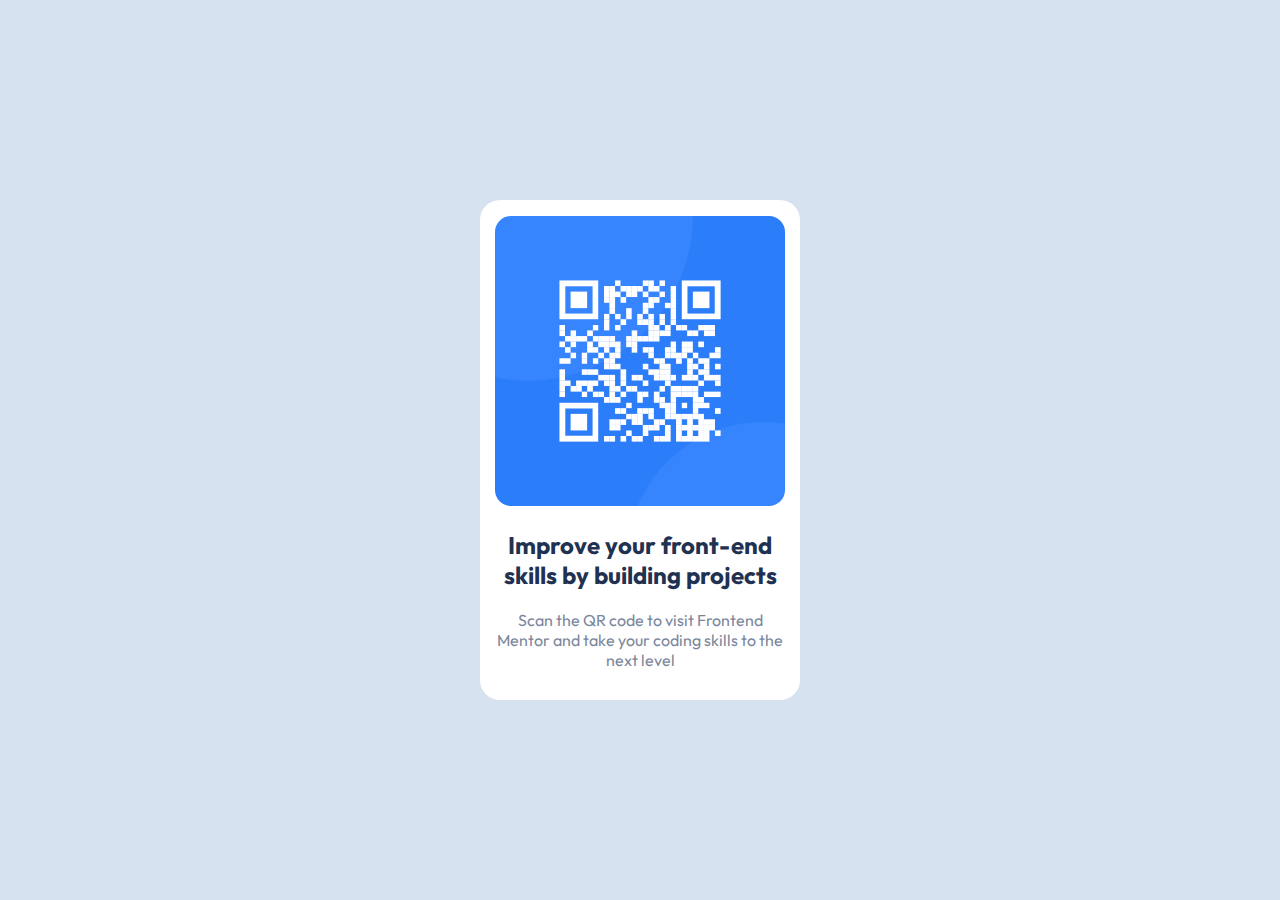
<file: challenges/01_qr_code/project/index.html>
<!DOCTYPE html>
<html lang="en">
<head>
  <meta charset="UTF-8">
  <meta name="viewport" content="width=device-width, initial-scale=1.0"> <!-- displays site properly based on user's device -->

    <link rel="preconnect" href="https://fonts.googleapis.com">
    <link rel="preconnect" href="https://fonts.gstatic.com" crossorigin>
    <link href="https://fonts.googleapis.com/css2?family=Outfit:wght@400;700&family=Quicksand:wght@300;500;700&display=swap" rel="stylesheet"> 
    <link rel="icon" type="image/png" sizes="32x32" href="./images/favicon-32x32.png">
    <link rel="stylesheet" href="style.css"> 
  
  <title>Frontend Mentor | QR code component</title>

  
</head>
<body>

  

  
  <div class="container">
      <div class="qr-code">
          <img src="./images/image-qr-code.png" alt="qr-code">
      </div>
      <div class="text">
          <h2>Improve your front-end skills by building projects</h2>
          <p>Scan the QR code to visit Frontend Mentor and take your coding skills to the next level</p> <!-- -->
      </div>
  </div>
</body>
</html>
</file>
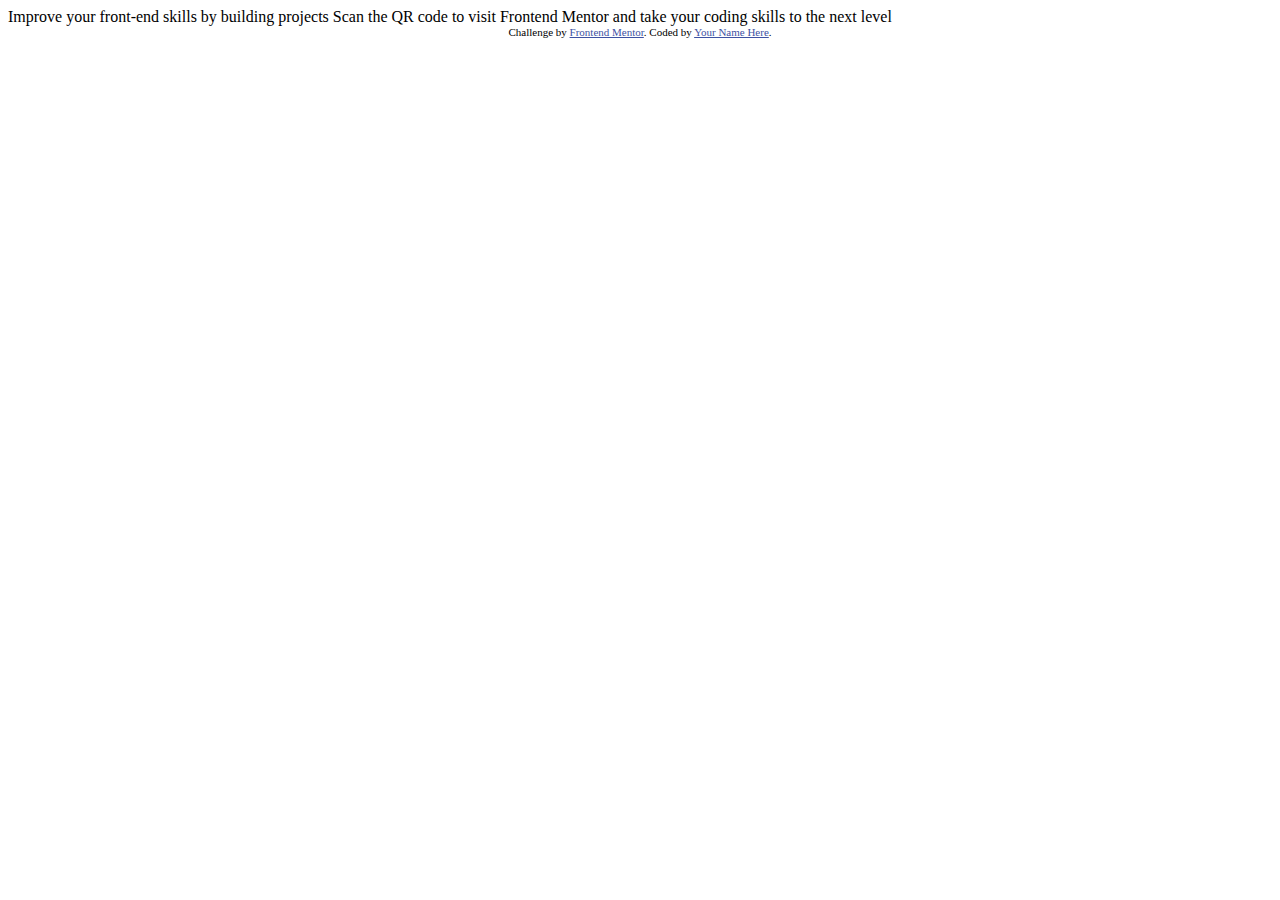
<file: challenges/01_qr_code/qr-code-component-main/index.html>
<!DOCTYPE html>
<html lang="en">
<head>
  <meta charset="UTF-8">
  <meta name="viewport" content="width=device-width, initial-scale=1.0"> <!-- displays site properly based on user's device -->

  <link rel="icon" type="image/png" sizes="32x32" href="./images/favicon-32x32.png">
  
  <title>Frontend Mentor | QR code component</title>

  <!-- Feel free to remove these styles or customise in your own stylesheet 👍 -->
  <style>
    .attribution { font-size: 11px; text-align: center; }
    .attribution a { color: hsl(228, 45%, 44%); }
  </style>
</head>
<body>

  Improve your front-end skills by building projects

  Scan the QR code to visit Frontend Mentor and take your coding skills to the next level
  
  <div class="attribution">
    Challenge by <a href="https://www.frontendmentor.io?ref=challenge" target="_blank">Frontend Mentor</a>. 
    Coded by <a href="#">Your Name Here</a>.
  </div>
</body>
</html>
</file>
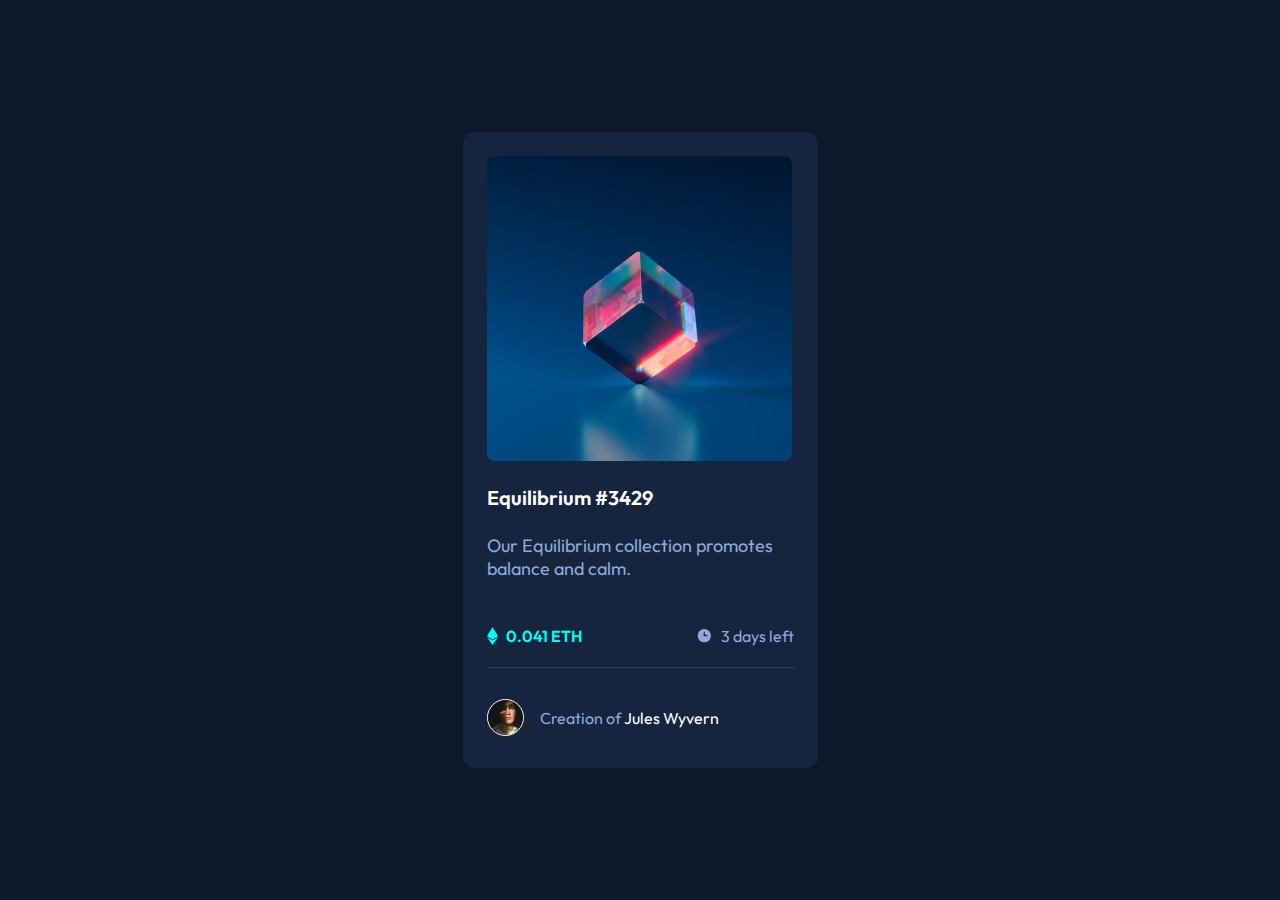
<file: challenges/02_nft_p_card/nft-preview-card-component-main/index.html>
<!DOCTYPE html>
<html lang="en">
<head>
  <meta charset="UTF-8">
  <meta name="viewport" content="width=device-width, initial-scale=1.0"> <!-- displays site properly based on user's device -->

  <link rel="preconnect" href="https://fonts.googleapis.com">
  <link rel="preconnect" href="https://fonts.gstatic.com" crossorigin>
  <link href="https://fonts.googleapis.com/css2?family=Outfit:wght@300;400;600&display=swap" rel="stylesheet"> 
    <link rel="icon" type="image/png" sizes="32x32" href="./images/favicon-32x32.png">
    <link rel="stylesheet" href="style.css"> 
  
  <title>Frontend Mentor | NFT preview card component</title>
<link rel="stylesheet" href="style.css">
</head>
<body>

  <div class="container">
    
    <a href="/" class="nft-box">
        <img src="./images/icon-view.svg" alt="view" class="view">
        <img src="./images/image-equilibrium.jpg" alt="nft" class="nft">
        
    </a>
    <div class="description">
        <a href="/">Equilibrium #3429</a>
        <!--<h3>Equilibrium #3429</h3>-->
        <p>Our Equilibrium collection promotes balance and calm.</p> <!-- -->
    </div>
    
    <div class="post">
      <ul class="box1">
        <li class="ethicon">
          <img src="./images/icon-ethereum.svg" alt="eth">
        </li>
        <li class="price">
          <h4>0.041 ETH</h4>
        </li>
      </ul>
      
      <ul class="box2">
        <li class="clock">
          <img src="./images/icon-clock.svg" alt="clock">
        </li>
        <li class="d-left">
          <p>3 days left</p>
        </li>
      </ul>
    </div>

    <div class="credits">
      <div class="avatar">
        <img src="./images/image-avatar.png" alt="avatar">
      </div>
      <p>Creation of <a href="/"> Jules Wyvern</a></p> 
    </div>
</div>

  <!-- Equilibrium #3429

  Our Equilibrium collection promotes balance and calm.

  0.041 ETH
  3 days left
  
  Creation of Jules Wyvern
  -->
</body>
</html>
</file>
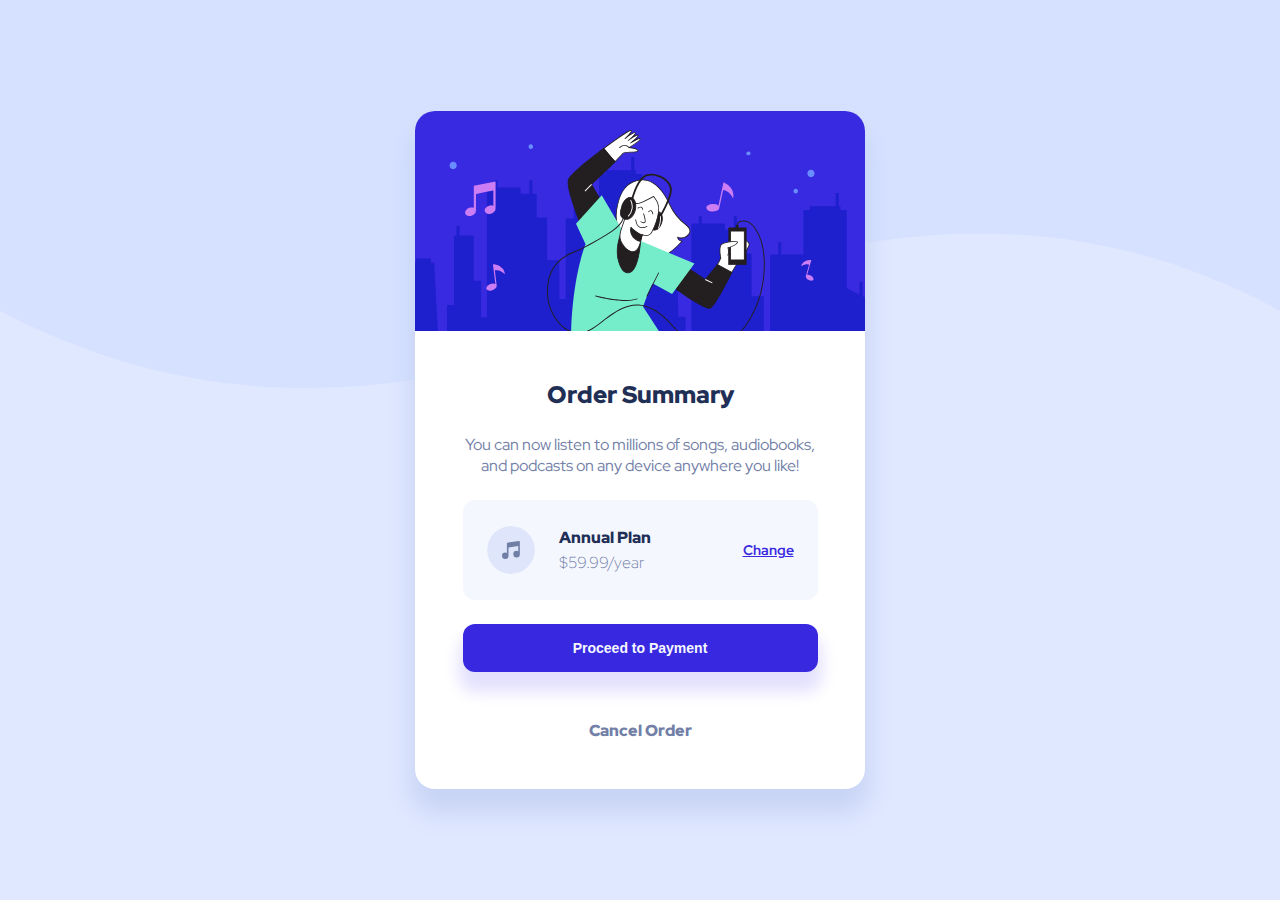
<file: challenges/03_order_summary/order-summary-component-main/index.html>
<!DOCTYPE html>
<html lang="en">
<head>
  <meta charset="UTF-8">
  <meta name="viewport" content="width=device-width, initial-scale=1.0"> <!-- displays site properly based on user's device -->
  <link rel="preconnect" href="https://fonts.googleapis.com">
  <link rel="preconnect" href="https://fonts.gstatic.com" crossorigin>
  <link href="https://fonts.googleapis.com/css2?family=Red+Hat+Display:wght@500;700;900&display=swap" rel="stylesheet"> 
  <link rel="icon" type="image/png" sizes="32x32" href="./images/favicon-32x32.png">
  
  <link rel="stylesheet" href="style.css">

  <title>Frontend Mentor | Order summary card</title>

</head>
<body>

  <!--Order Summary

  You can now listen to millions of songs, audiobooks, and podcasts on any 
  device anywhere you like!

  Annual Plan
  $59.99/year

  Change

  Proceed to Payment
  Cancel Order-->
  
  <div class="container">
    <img src="./images/illustration-hero.svg" alt="hero" class="hero">

    <div class="summary">
      <h2 class="title">Order Summary</h2>
      <p class="description">You can now listen to millions of songs, audiobooks, and podcasts on any device anywhere you like!</p>
    </div>

    <div class="plan">
      <img src="./images/icon-music.svg" alt="music">
      <div class="term-price">
        <p>Annual Plan</p>
        <p>$59.99/year</p>
      </div>
      
      <a href="/">Change</a>
    </div>

    <button class="pay">Proceed to Payment</button>

    <div class="cancel">
      <a href="/">Cancel Order</a>
    </div>

    
  </div>
  
</body>
</html>
</file>
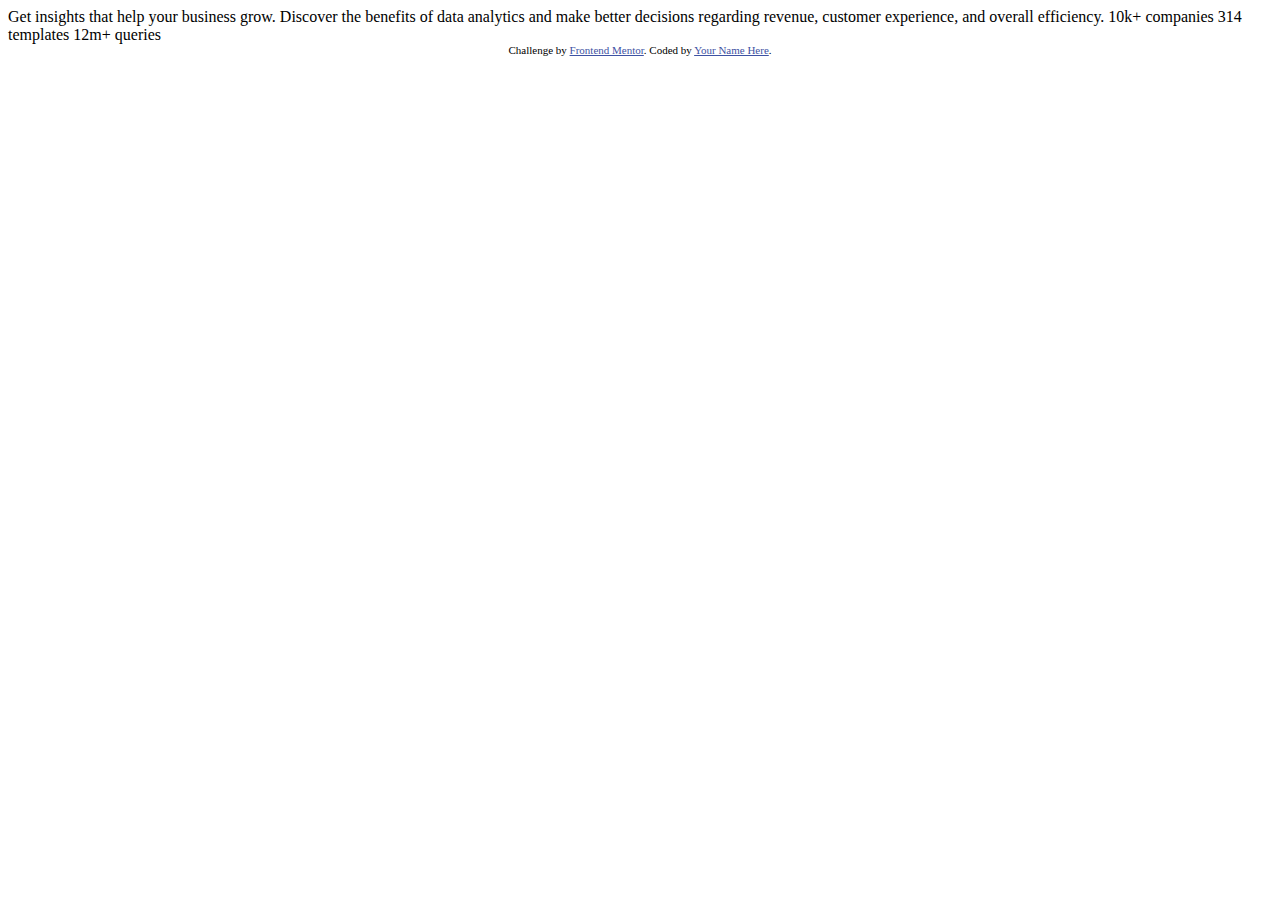
<file: challenges/04_stats_preview_card_comp/stats-preview-card-component-main/index.html>
<!DOCTYPE html>
<html lang="en">
<head>
  <meta charset="UTF-8">
  <meta name="viewport" content="width=device-width, initial-scale=1.0"> <!-- displays site properly based on user's device -->

  <link rel="icon" type="image/png" sizes="32x32" href="./images/favicon-32x32.png">
  
  <title>Frontend Mentor | Stats preview card component</title>

  <!-- Feel free to remove these styles or customise in your own stylesheet 👍 -->
  <style>
    .attribution { font-size: 11px; text-align: center; }
    .attribution a { color: hsl(228, 45%, 44%); }
  </style>
</head>
<body>

  Get insights that help your business grow.

  Discover the benefits of data analytics and make better decisions regarding revenue, customer 
  experience, and overall efficiency.

  10k+ companies
  314 templates
  12m+ queries

  <div class="attribution">
    Challenge by <a href="https://www.frontendmentor.io?ref=challenge" target="_blank">Frontend Mentor</a>. 
    Coded by <a href="#">Your Name Here</a>.
  </div>
</body>
</html>
</file>
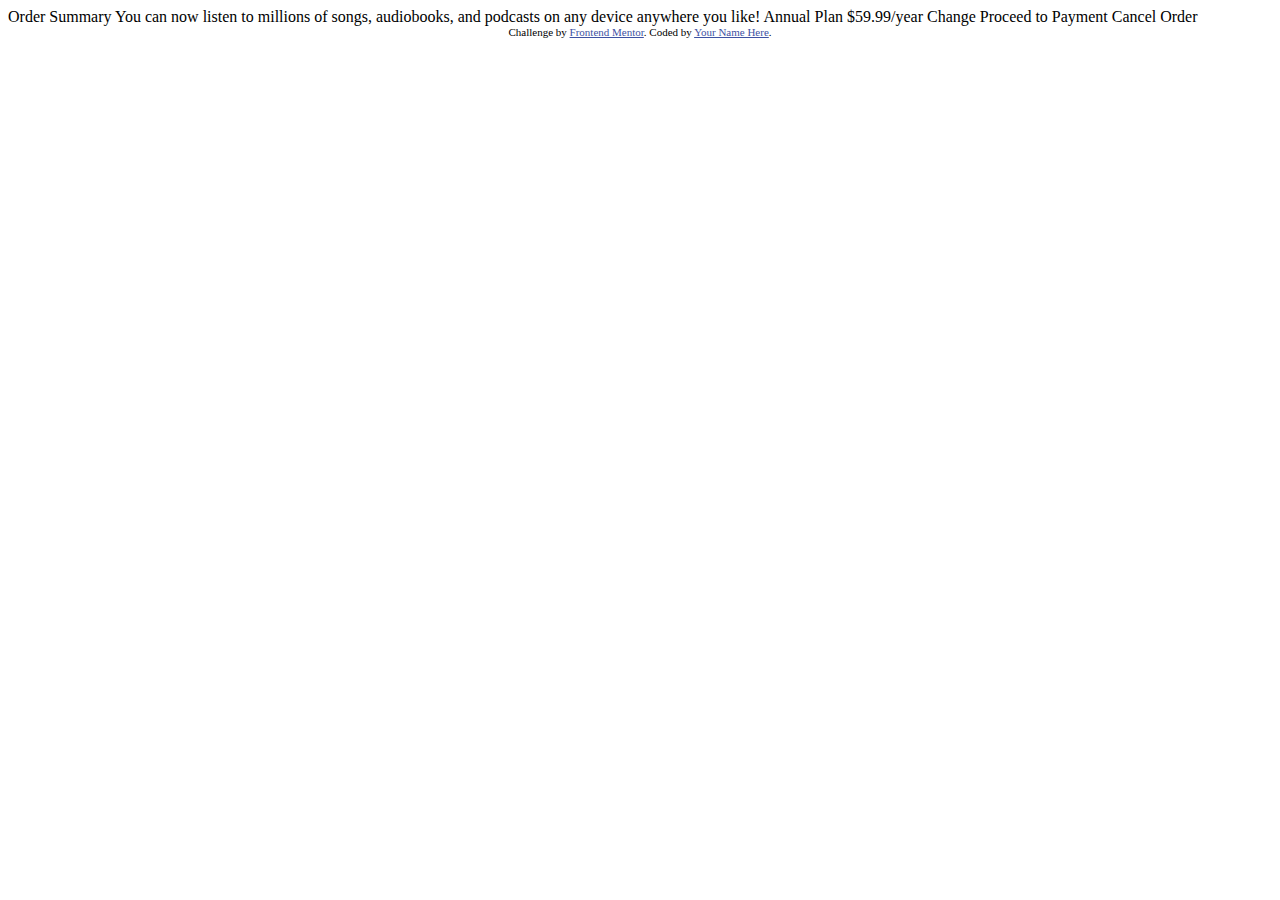
<file: challenges/03_order_summary/order-summary-component-main/order-summary-component-main/index.html>
<!DOCTYPE html>
<html lang="en">
<head>
  <meta charset="UTF-8">
  <meta name="viewport" content="width=device-width, initial-scale=1.0"> <!-- displays site properly based on user's device -->

  <link rel="icon" type="image/png" sizes="32x32" href="./images/favicon-32x32.png">
  
  <title>Frontend Mentor | Order summary card</title>

  <!-- Feel free to remove these styles or customise in your own stylesheet 👍 -->
  <style>
    .attribution { font-size: 11px; text-align: center; }
    .attribution a { color: hsl(228, 45%, 44%); }
  </style>
</head>
<body>

  Order Summary

  You can now listen to millions of songs, audiobooks, and podcasts on any 
  device anywhere you like!

  Annual Plan
  $59.99/year

  Change

  Proceed to Payment
  Cancel Order
  
  <div class="attribution">
    Challenge by <a href="https://www.frontendmentor.io?ref=challenge" target="_blank">Frontend Mentor</a>. 
    Coded by <a href="#">Your Name Here</a>.
  </div>
</body>
</html>
</file>
<file: challenges/01_qr_code/project/style.css>
:root {
    --white: hsl(0, 0%, 100%);
    --light-gray: hsl(212, 45%, 89%);
    --grayish-blue: hsl(220, 15%, 55%);
    --dark-blue: hsl(218, 44%, 22%);
    --sd: 15px;
}

body {
    width: 100%;
    min-height: 100vh;
    font-family: 'Outfit', sans-serif;
    margin: 0;
    padding: 0;
    background-color: var(--light-gray);
    display: flex;
    align-items: center;
    justify-content: center
}

.container {
    width: 320px;
    height: 500px;
    background-color: var(--white);
    border-radius: 20px;
    
}
.qr-code {
    margin-top: 16px;
    display: grid;
    place-items: center;
}

.qr-code img {
    width: 290px;
    height: 290px;
    object-fit: cover;
    border-radius: 16px;
}

.text {
    margin: 24px 12px;
    text-align: center;
}
.text h2 {
    color: var(--dark-blue);
}
.text p {
    color: var(--grayish-blue);
}
</file>
<file: challenges/02_nft_p_card/nft-preview-card-component-main/style.css>
:root {
    /*PRIMARY COLORS*/
    --p-soft-blue: hsl(215, 51%, 70%);
    --p-cyan: hsl(178, 100%, 50%);

    /*NEUTRAL COLORS*/
    --n-main-dark-blue: hsl(217, 54%, 11%); /*main BG*/
    --n-card-dark-blue: hsl(216, 50%, 16%); /*dark BG*/
    --n-line-dark-blue: hsl(215, 32%, 27%); /*line*/
    --n-white: hsl(0, 0%, 100%); 

    /*FONT SIZE*/
    --sm: 16px;
    --sd: 18px;
    --xl: 20px;
}

body {
    width: 100%;
    min-height: 100vh;
    font-family: 'Outfit', sans-serif;
    margin: 0;
    padding: 0;
    background-color: var(--n-main-dark-blue);
    display: flex;
    align-items: center;
    justify-content: center;
    font-size: var(--sd);
}

.container {
    width: 355px;
    height: auto;
    background-color: var(--n-card-dark-blue);
    border-radius: 12px;
    
}

.nft-box {
    width: 305px;
    height: 305px;
    background: var(--p-cyan);
    margin: 24px;
    display: grid;
    place-items: center;
    border-radius: 10px;
}
.nft-box .view {
    position: absolute;
    z-index: 5;
    opacity: 0;
}
.nft-box .nft {
    width: 305px;
    height: 305px;
    object-fit: cover;
    border-radius: 8px;
    z-index: 1;
}
.nft-box:hover .nft {
    opacity: 0.3;
}
.nft-box:hover .view {
    opacity: 1;
}


.description {
    display: flex;
    flex-direction: column;
    margin: 24px 24px 0;
    text-align: left;
}
.description a {
    padding-bottom: 24px;
    text-decoration: none;
    color: var(--n-white);
    font-size: var(--xl);
    font-weight: 600;
}
.description a:hover {
    color: var(--p-cyan);
}
.description p {
    color: var(--p-soft-blue);
    margin: 0;
}

.post {
    margin: 24px;
    display: flex;
    justify-content: space-between;
    border-bottom: 1px solid var(--n-line-dark-blue);
}
.post ul {
    padding: 0;
    margin: 0;
    list-style: none;
    display: flex;
    align-items: center;
}
.price {
    display: flex;
    align-content: center ;
}
.price h4{
    color: var(--p-cyan);
    font-weight: 600;
    font-size: var(--sm);
    padding-left: 8px;
}
.ethicon {
    display: flex;
    align-content: center;
}
.clock {
    display: flex;
    align-content: center;
}
.d-left {
    display: flex;
    align-content: center ;
}
.d-left p {
    color: var(--p-soft-blue);
    font-weight: 400;
    font-size: var(--sm);
    padding-left: 8px;
}

.credits {
    margin: 24px;
    display: flex;
    align-items: center;
}
.avatar {
    display: flex;
    align-content: center;
}
.avatar img {
    border-radius: 50%;
    border: 1px solid var(--n-white);
    width: 35px;
    height: 35px;
    object-fit: cover;
}
.credits p {
    margin-left: 16px;
    font-size: var(--sm);
    color: var(--p-soft-blue);
}
.credits p > a {
    text-decoration: none;
    color: var(--n-white);
}
.credits p > a:hover {
    color: var(--p-cyan);
}
</file>
<file: challenges/03_order_summary/order-summary-component-main/style.css>
:root {
    /*PRIMARY COLORS*/
    --pale_blue: hsl(225, 100%, 94%);
    --bright_blue: hsl(245, 75%, 52%);
    --white: white;
    
    /*NEUTRAL COLORS*/
    --very_pale_blue: hsl(225, 100%, 98%);
    --desaturated_blue: hsl(224, 23%, 55%);
    --dark_blue: hsl(223, 47%, 23%);

    /*FONT SIZE*/
    --sm: 14px;
    --sd: 16px;
    --xl: 18px;
}

body {
    width: 100%;
    min-height: 100vh;
    font-family: 'Red Hat Display', sans-serif;
    margin: 0;
    padding: 0;
    background-color: var(--pale_blue);
    background-image: url(./images/pattern-background-desktop.svg);
    background-repeat: no-repeat;
    background-size:contain;
    display: grid;
    place-content: center;
    font-size: var(--sd);
}

.container {
    width: 450px;
    height: auto;
    border-radius: 20px;
    background-color: var(--white);
    box-shadow: 0px 20px 24px 4px #c8d4f5;
    overflow: hidden;
    display: grid;
    grid-template-rows: auto;
    place-content: center;
    place-items: center;
}
.hero {
    margin: 0;
    width: 100%;
}

.summary {
    margin: 48px 48px 24px;
    display: flex;
    flex-direction: column;
    align-items: center;
    gap: 24px;
}
.summary h2, p {
    margin: 0;
}
.summary h2 {
    text-align: center;
    font-weight: 900;
    color: var(--dark_blue);
}
.summary p {
    text-align: center;
    color: var(--desaturated_blue);
}

.plan {
    width: 355px;
    height: 100px;
    margin: 0px 48px 24px;
    display: grid;
    grid-template-columns: auto 1fr auto;
    align-items: center;
    background-color: var(--very_pale_blue);
    border-radius: 12px;
    padding: 12px 24px;
    box-sizing: border-box;
}
.plan img {
    border-radius: 50%;
}
.plan .term-price{
    margin: 0 24px;
}
.plan .term-price p:nth-child(1) {
    font-weight: 900;
    color: var(--dark_blue);
    margin-bottom: 4px;
}
.plan .term-price p:nth-child(2) {
    font-weight: lighter;
    color: var(--desaturated_blue);
}
.plan a {
    font-size: var(--sm);
    font-weight: 700;
    color: var(--bright_blue);
}
.plan a:hover {
    text-decoration: none;
    color: #766cf1;
}

.pay {
    width: 355px;
    height: 48px;
    border-radius: 12px;
    border: none;
    box-shadow: 0px 16px 16px 4px #e3e0fd;
    background-color: var(--bright_blue);
    color: var(--very_pale_blue);
    font-size: var(--sm);
    font-weight: 900;
    cursor: pointer;
}
.pay:hover {
    background-color: #766cf1;
}

.cancel {
    margin: 48px;
}
.cancel a {
    text-decoration: none;
    color: var(--desaturated_blue);
    font-size: var(--sd);
    font-weight: 900;
}
.cancel a:hover {
    color: var(--dark_blue);
}

@media (max-width: 480px) {

    body {
    background-image: url(./images/pattern-background-mobile.svg);
    /*background-repeat: no-repeat;
    background-size:contain;*/
    }
    
    .container {
        width: 332px;
        /*place-content: center;*/
    }
    .hero {
        width: 332px;
    }
    .container .summary {
        width: 284px;
        margin: 48px 24px 24px;
        padding: 0 8px;
        box-sizing: border-box;
    }
    .container .plan {
        width: 284px;
        height: 80px;
        margin: 0 24px 24px;
        padding: 0 16px;
        box-sizing: border-box;
    }
    .plan .term-price {
        margin: 0 12px;
    }
    .pay {
        width: 284px;
    }
}
</file>
